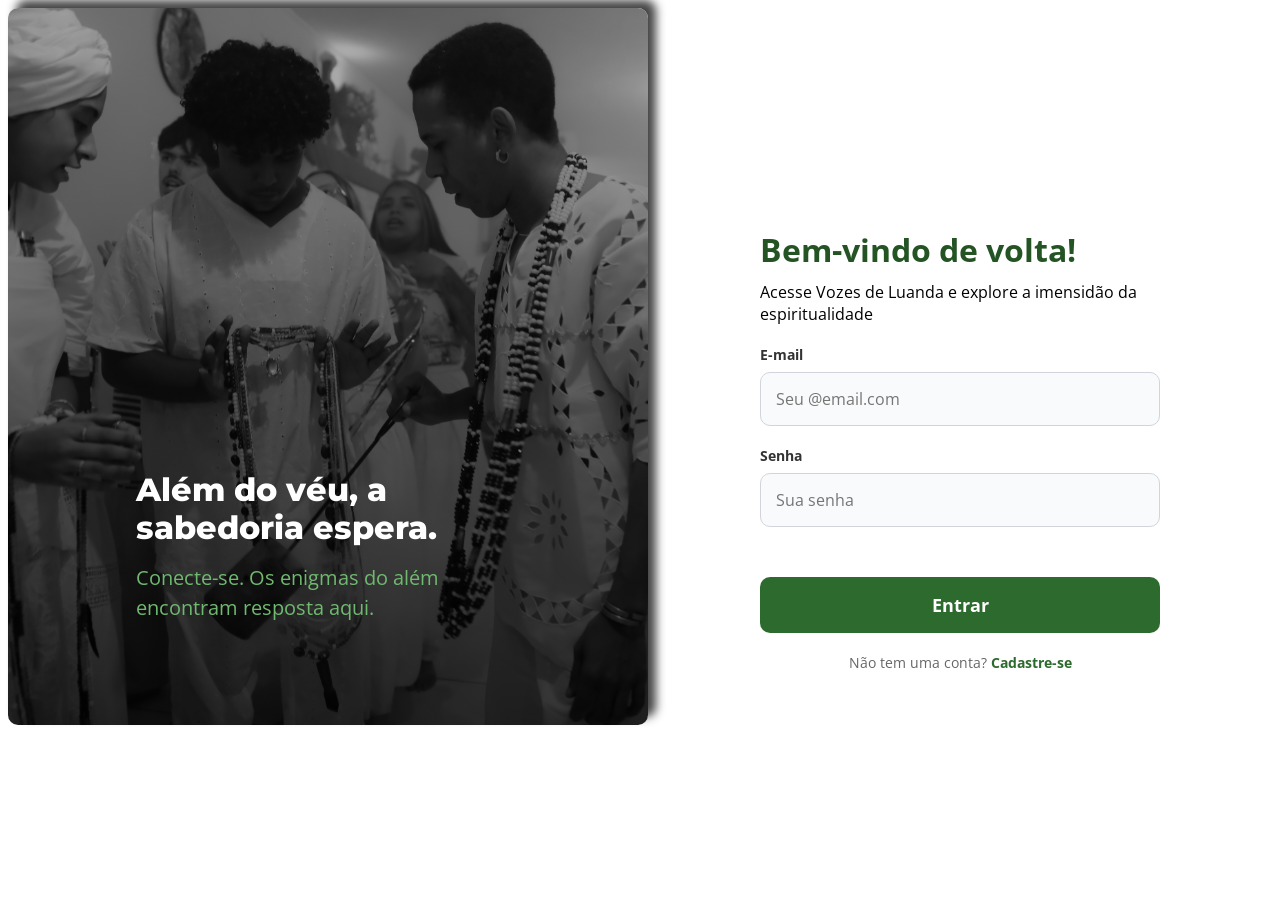
<file: public/loginUmbanda.html>
<!DOCTYPE html>
<html lang="pt-BR">

<head>
    <meta charset="UTF-8">
    <meta name="viewport" content="width=device-width, initial-scale=1.0">
    <title>Vozes de Luanda - Login</title>
    <link rel="stylesheet" href="./css/loginUmbanda.css">
    <link rel="preconnect" href="https://fonts.googleapis.com">
    <link rel="preconnect" href="https://fonts.gstatic.com" crossorigin>
    <link href="https://fonts.googleapis.com/css2?family=Open+Sans:ital,wght@0,300..800;1,300..800&display=swap"
        rel="stylesheet">
    <link rel="stylesheet" href="https://cdnjs.cloudflare.com/ajax/libs/font-awesome/6.7.2/css/all.min.css">
</head>

<body>
    <div class="main-container">
        <section class="banner-side">
            <div class="banner-content">
                <h1>Além do véu, a sabedoria espera.</h1>
                <p class="legenda-verde">Conecte-se. Os enigmas do além encontram resposta aqui.</p>
            </div>
        </section>

        <section class="form-side">
            <div class="form-box">
                <h2>Bem-vindo de volta!</h2>
                <p class="subtitle">Acesse Vozes de Luanda e explore a imensidão da espiritualidade</p>

                <form>
                    <div class="input-group">
                        <label>E-mail</label>
                        <input type="email" id="ipt_email" placeholder="Seu @email.com">
                    </div>

                    <div class="input-group">
                        <label>Senha</label>
                        <input type="password" id="ipt_senha" placeholder="Sua senha">
                    </div>

                    <button type="button" class="btn-login" onclick="fLogin()">Entrar</button>
                </form>

                <p class="signup-text">Não tem uma conta? <a href="usuario.html">Cadastre-se</a></p>
            </div>
        </section>
    </div>
</body>

</html>

<script>

    function fLogin() {

        let email = ipt_email.value;
        let senha = ipt_senha.value;

        if (email == "" || senha == "") {

            alert('Por favor, preencha todos os campos!');
            
            return;
        }

        let corpo = {

            emailServer: email,

            senhaServer: senha

        };

        fetch('/usuarios/autenticar', {
            method: 'POST',
            headers: {
                'Content-Type': 'application/json'
            },
            body: JSON.stringify(corpo)
        })
            .then(function (resposta) {
                if (resposta.ok) {

                    resposta.json().then(function (usuario) {

                        sessionStorage.ID_USUARIO       = usuario.id;

                        sessionStorage.NOME_USUARIO     = usuario.nome;

                        sessionStorage.ENTIDADE_USUARIO = usuario.entidade;

                        setTimeout(() => location.href = "tela-entidades.html", 700);
                    });

                } else {

                    alert('E-mail e/ou senha inválidos. Verifique seus dados e tente novamente.');

                }
            })
            .catch(function (erro) {

                console.log(`Erro na chamada à API:,  ${erro}`);

                alert('Erro de conexão com o servidor.');
            });
    }

</script>
</file>
<file: public/css/loginUmbanda.css>
@import url('https://fonts.googleapis.com/css2?family=Montserrat:ital,wght@0,100..900;1,100..900&display=swap');

:root {
    --verde-principal: #2d6a2d;
    --verde-escuro: #245424;
    --cinza-texto: #666666;
}

* {
    margin: 0;
    padding: 0;
    box-sizing: border-box;
    font-family: 'Open Sans', sans-serif;
}

.main-container {
    display: flex;
    height: 100vh;
    width: 100%;
}

.banner-side {
    position: relative;
    width: 50%;
    flex: 0 0 50%;
    background-image: linear-gradient(rgba(0,0,0,0.3), rgba(0,0,0,0.7)), 
    url('img/umbanda.jpg');
    background-size: cover;
    background-position: center;
    display: flex;
    align-items: flex-end; 
    padding: 8% 10%;
    color: white;
    border-radius: 10px;
    box-shadow: 8px -8px 10px #323131e6;
    height: 717px;
    margin-top: 8px;
    left: 8px;
}

.logo {
    display: flex;
    align-items: center;
    gap: 12px;
    margin-bottom: 25px;
}

.logo img {
    width: 200px;
}

.logo-img {
    width: 300px; 
    height: auto;
    filter: drop-shadow(0px 4px 10px rgba(0,0,0,0.3));
}

.banner-content h1 {
    font-family: 'Montserrat', sans-serif;
    font-size: 32px;
    font-weight: 800;
    color: white;
    margin-bottom: 15px;
    line-height: 1.2;
}

.banner-content p {
    font-size: 18px;
    line-height: 1.6;
    max-width: 450px;
}

.banner-content .legenda-verde {
    font-size: 20px;
    line-height: 1.5;
    color: #70b970;
    max-width: 450px;
}

.form-side {
    width: 50%;
    flex: 0 0 50%;
    background-color: white;
    display: flex;
    justify-content: center;
    align-items: center;
    padding: 40px;
}

.form-box {
    width: 100%;
    max-width: 400px;
}

.form-box h2 {
    color: var(--verde-escuro);
    font-size: 32px;
    font-weight: 700;
    margin-bottom: 10px;
}

.input-group {
    margin-top: 20px;
    margin-bottom: 20px;
}

.input-group label {
    display: block;
    font-size: 14px;
    font-weight: 700;
    color: #333;
    margin-bottom: 8px;
}

input {
    width: 100%;
    padding: 15px;
    border: 1px solid #d1d5db;
    border-radius: 10px;
    background-color: #f9fafb;
    font-size: 16px;
}

.btn-login {
    width: 100%;
    padding: 16px;
    background-color: var(--verde-principal);
    color: white;
    border: none;
    border-radius: 10px;
    font-size: 18px;
    font-weight: 700;
    margin-top: 30px;
    cursor: pointer;
    transition: 0.3s;
}

.btn-login:hover {

    transform: scale(1);
    box-shadow: 0px 6px 12px rgba(32, 86, 24, 0.902);

}

.btn-login:active{
    
    transform: scale(0.98);
    box-shadow: 0px 6px 12px rgba(32, 86, 24, 0.902);

}

.signup-text {
    margin-top: 20px;
    text-align: center;
    color: var(--cinza-texto);
    font-size: 14px;
}

.signup-text a {
    color: var(--verde-principal);
    text-decoration: none;
    font-weight: 700;
}
</file>
